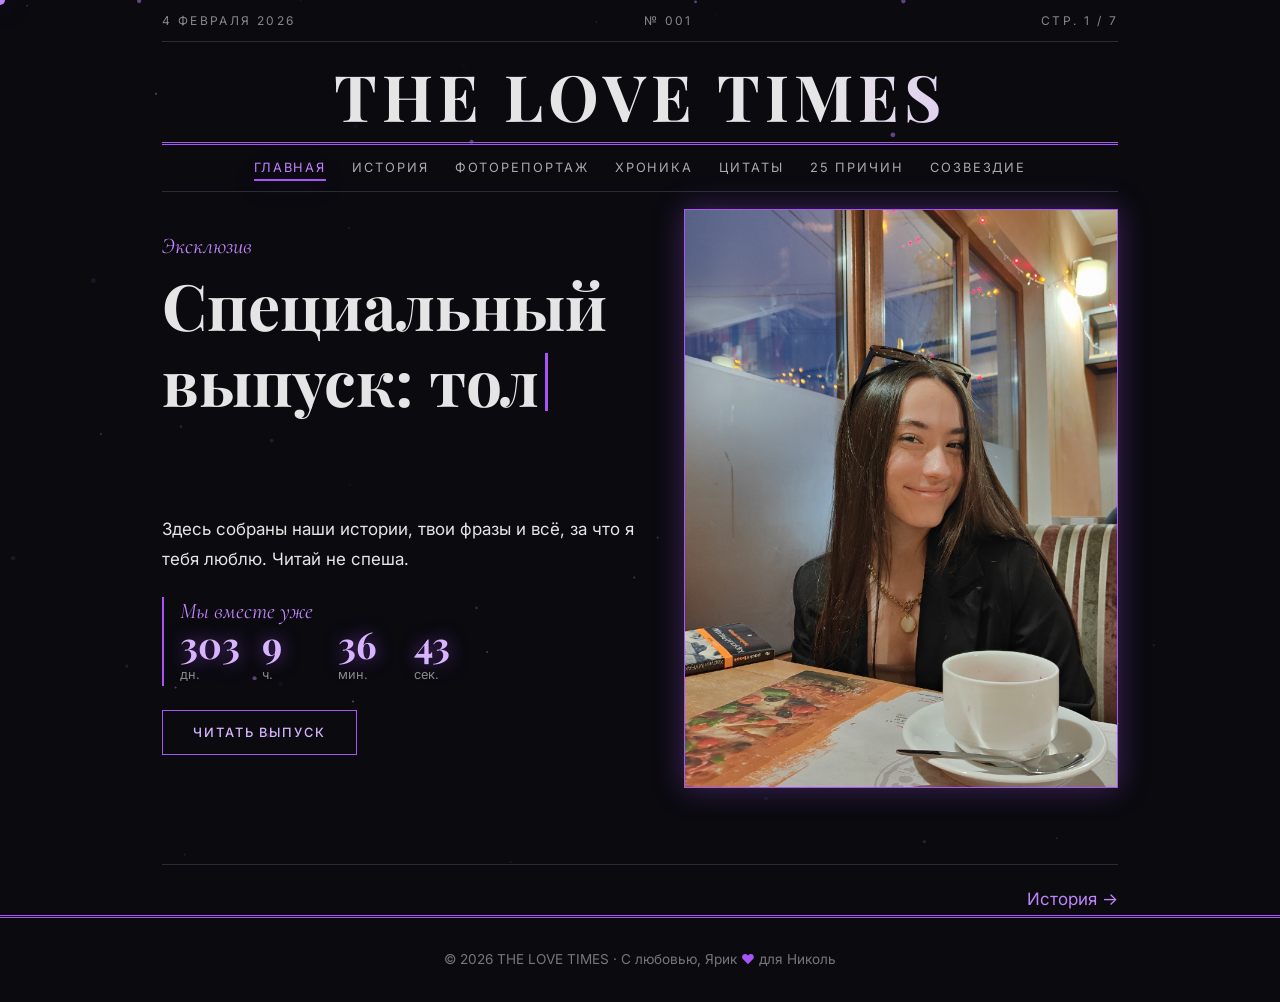
<file: index.html>
<!DOCTYPE html>
<html lang="ru">
<head>
<meta charset="utf-8">
<meta name="viewport" content="width=device-width,initial-scale=1">
<title>THE LOVE TIMES</title>
<link rel="preconnect" href="https://fonts.googleapis.com">
<link rel="preconnect" href="https://fonts.gstatic.com" crossorigin>
<link href="https://fonts.googleapis.com/css2?family=Playfair+Display:ital,wght@0,500;0,700;1,500&family=Cormorant+Garamond:ital,wght@0,500;1,500&family=Inter:wght@400;500&family=Caveat:wght@500;700&display=swap" rel="stylesheet">
<link rel="stylesheet" href="css/style.css">
</head>
<body data-page="index">
<!-- Настройки лежат в js/config.js, отрисовка — в js/script.js -->
<script src="js/config.js"></script>
<script src="js/script.js"></script>
</body>
</html>
</file>
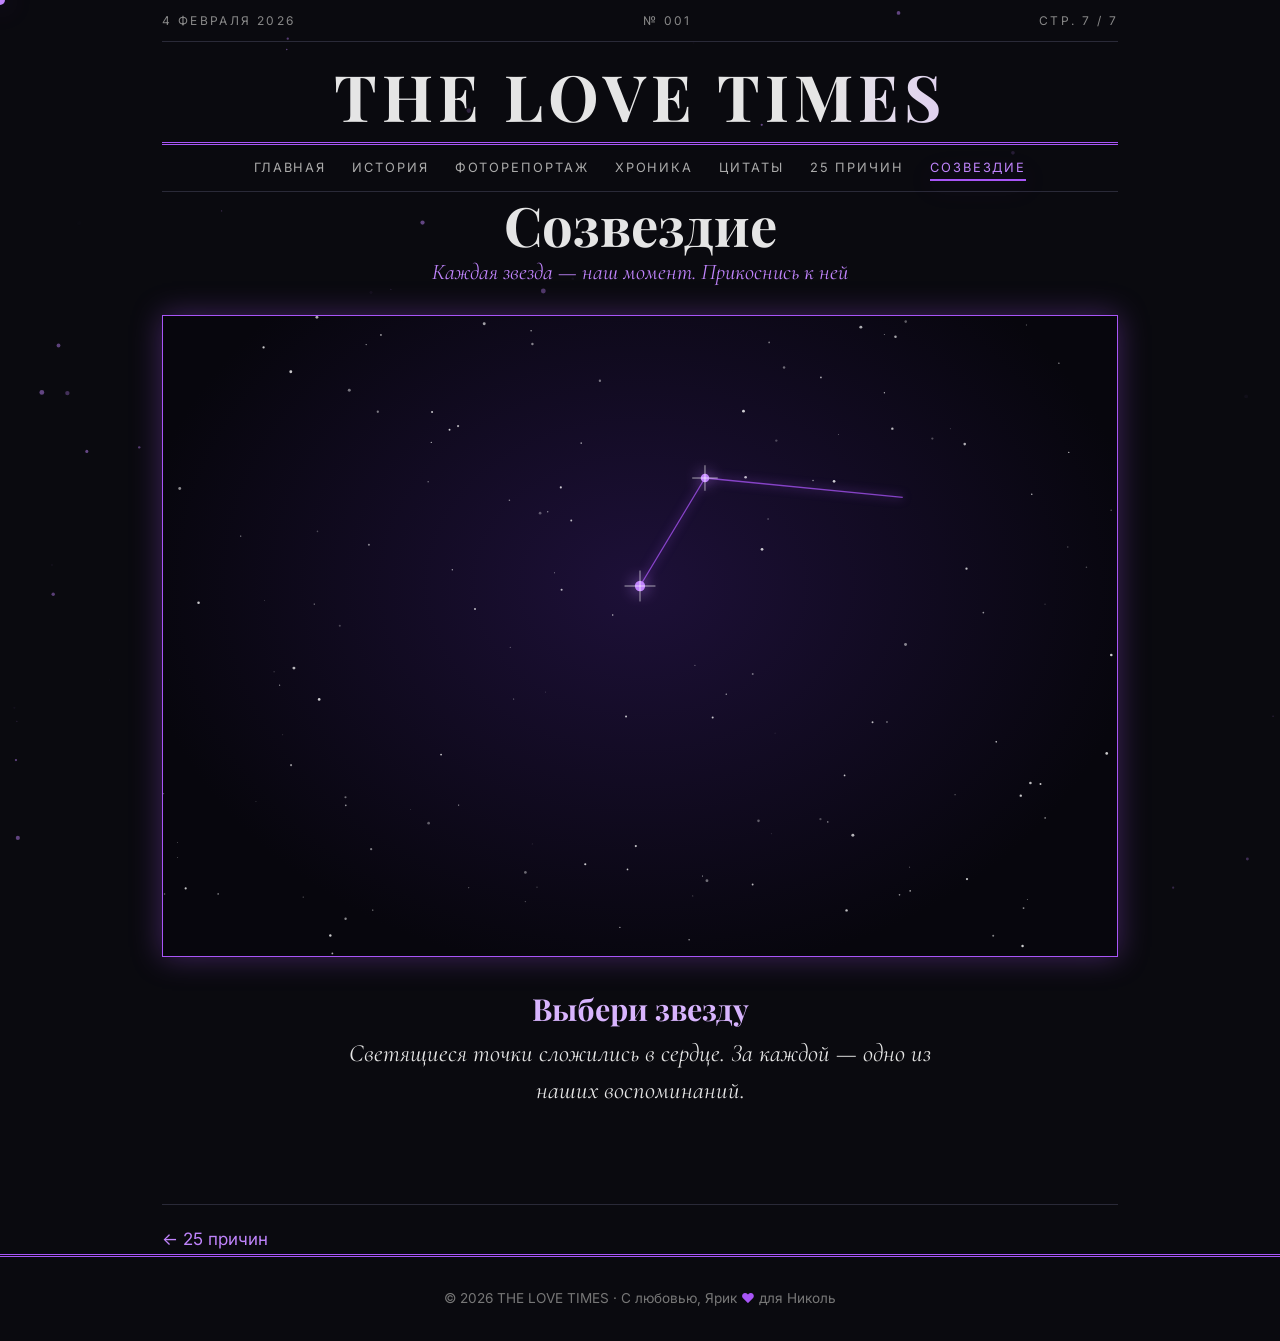
<file: constellation.html>
<!DOCTYPE html>
<html lang="ru">
<head>
<meta charset="utf-8">
<meta name="viewport" content="width=device-width,initial-scale=1">
<title>THE LOVE TIMES</title>
<link rel="preconnect" href="https://fonts.googleapis.com">
<link rel="preconnect" href="https://fonts.gstatic.com" crossorigin>
<link href="https://fonts.googleapis.com/css2?family=Playfair+Display:ital,wght@0,500;0,700;1,500&family=Cormorant+Garamond:ital,wght@0,500;1,500&family=Inter:wght@400;500&family=Caveat:wght@500;700&display=swap" rel="stylesheet">
<link rel="stylesheet" href="css/style.css">
</head>
<body data-page="constellation">
<!-- Настройки лежат в js/config.js, отрисовка — в js/script.js -->
<script src="js/config.js"></script>
<script src="js/script.js"></script>
</body>
</html>
</file>
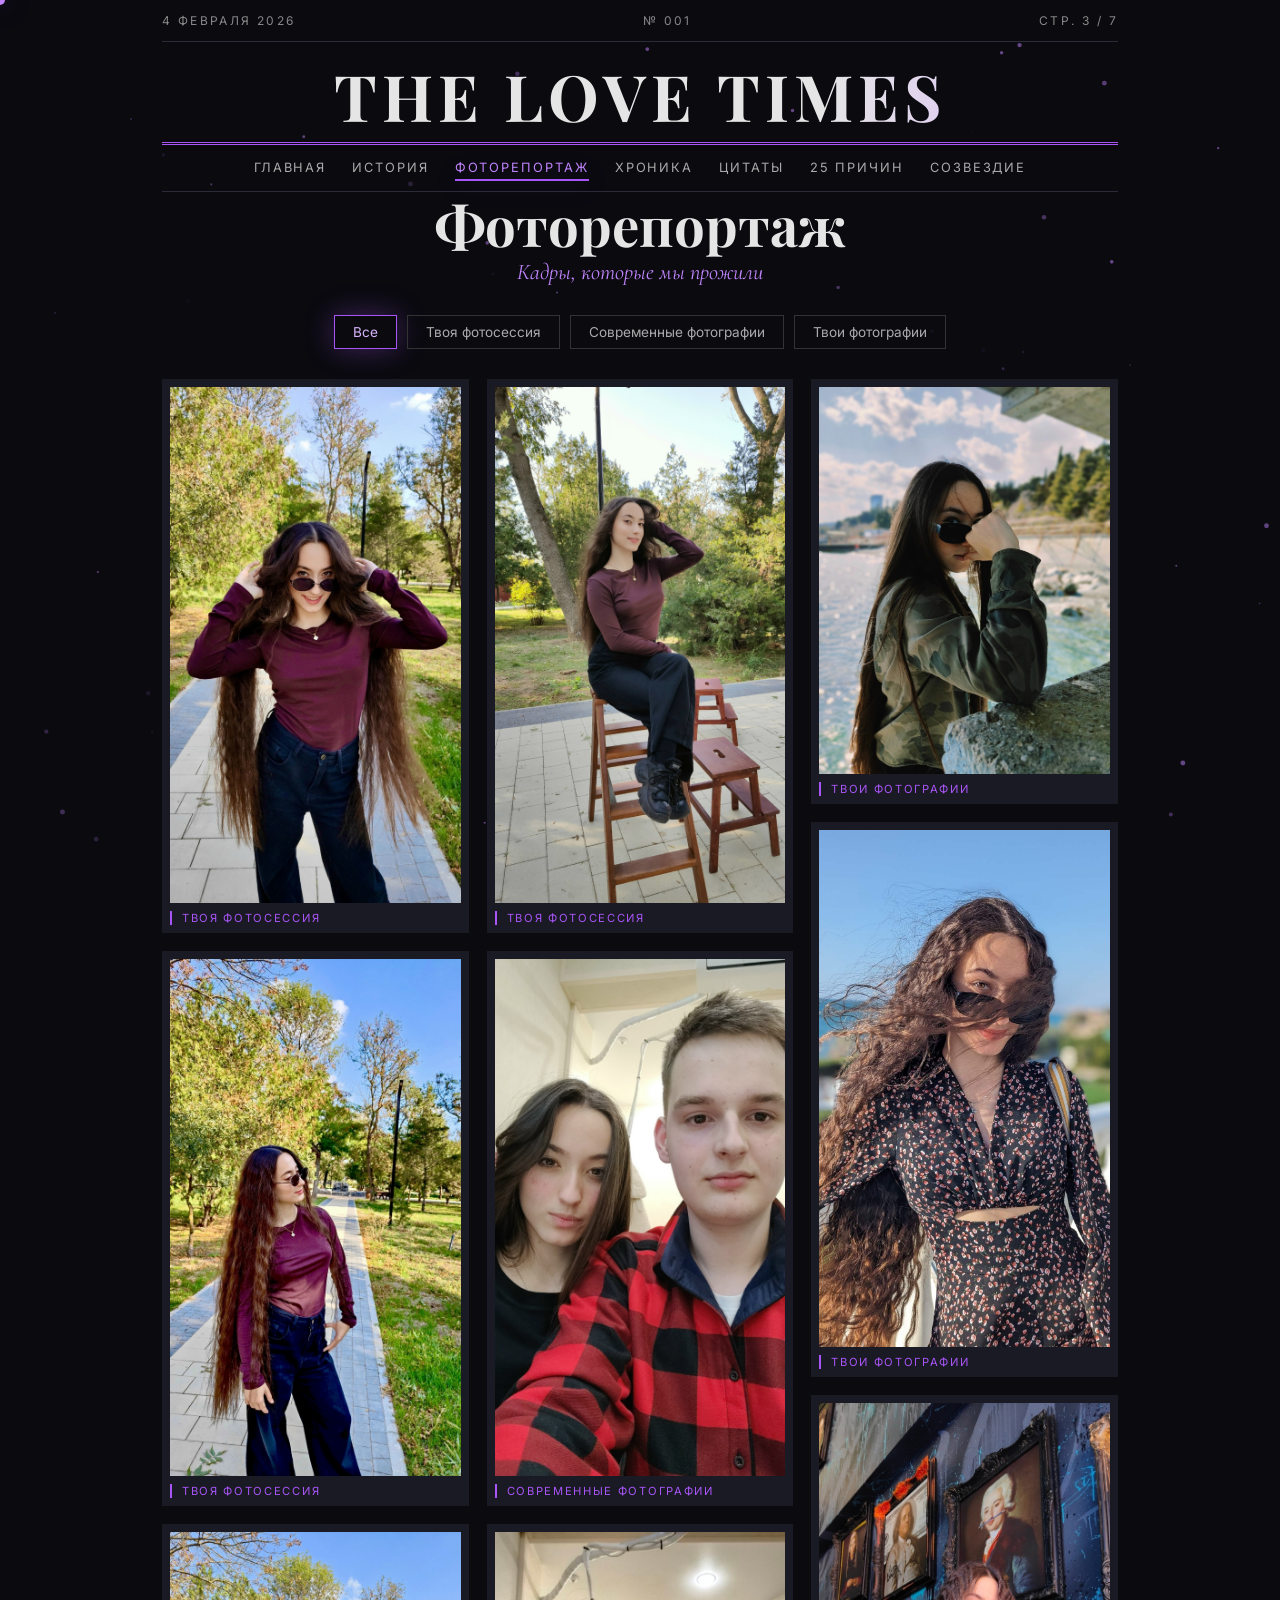
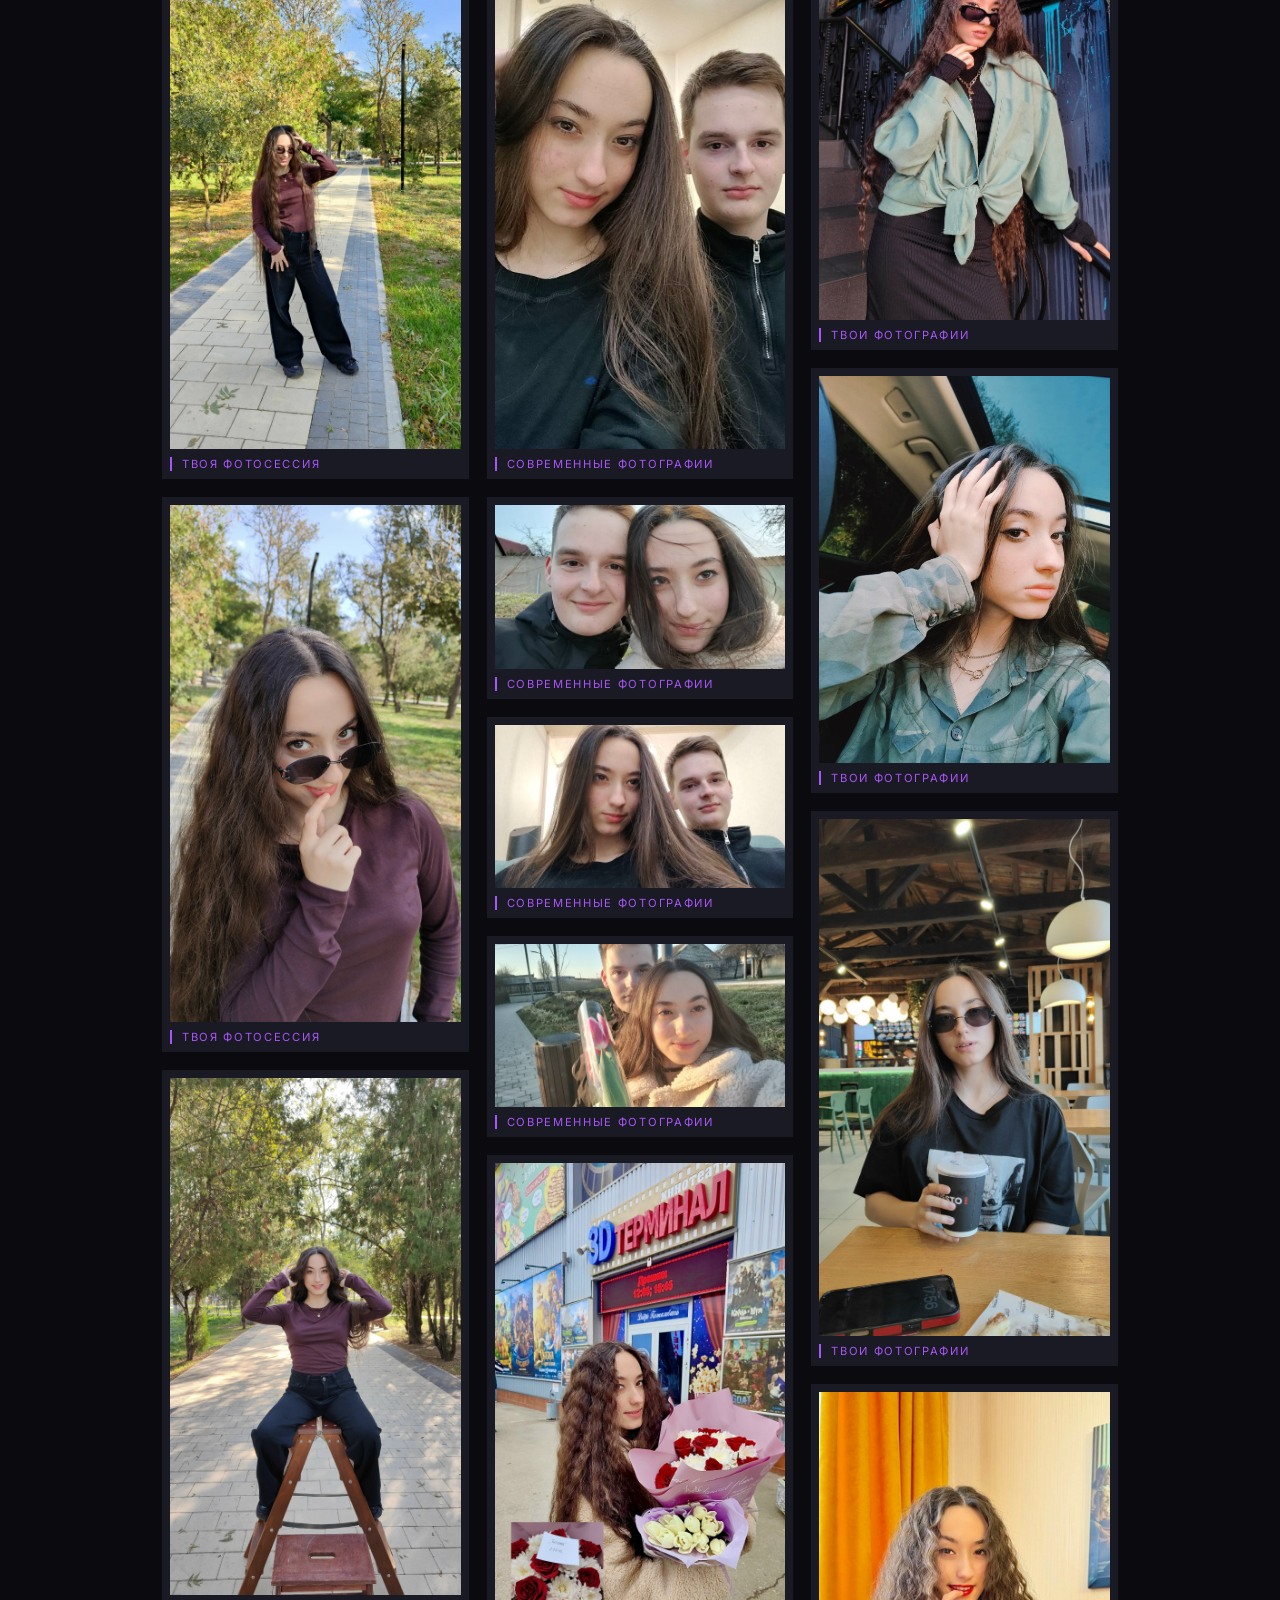
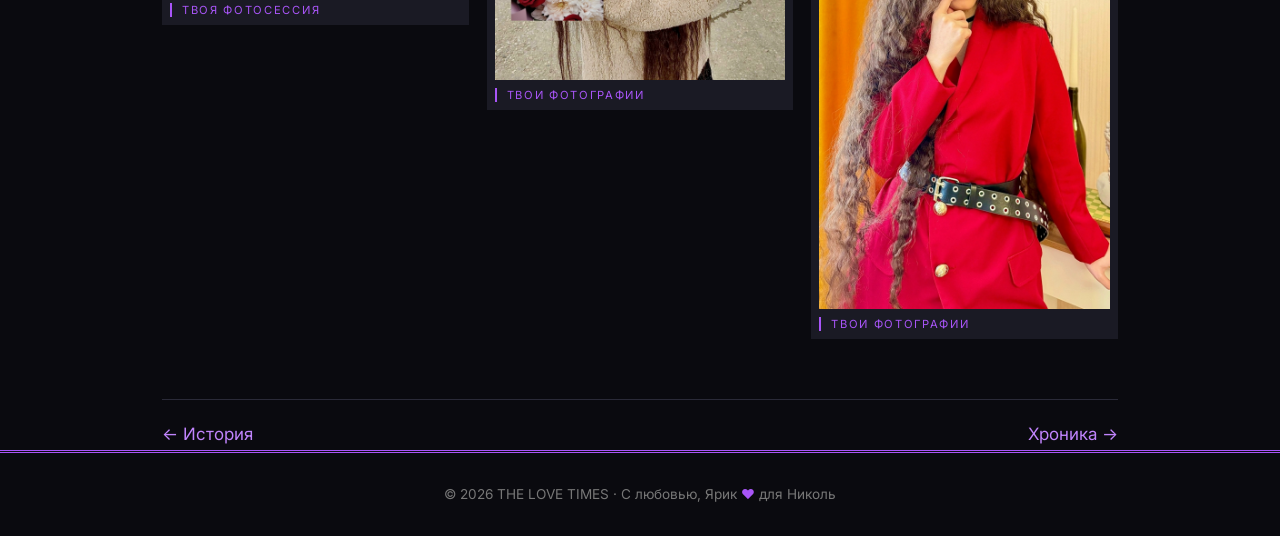
<file: gallery.html>
<!DOCTYPE html>
<html lang="ru">
<head>
<meta charset="utf-8">
<meta name="viewport" content="width=device-width,initial-scale=1">
<title>THE LOVE TIMES</title>
<link rel="preconnect" href="https://fonts.googleapis.com">
<link rel="preconnect" href="https://fonts.gstatic.com" crossorigin>
<link href="https://fonts.googleapis.com/css2?family=Playfair+Display:ital,wght@0,500;0,700;1,500&family=Cormorant+Garamond:ital,wght@0,500;1,500&family=Inter:wght@400;500&family=Caveat:wght@500;700&display=swap" rel="stylesheet">
<link rel="stylesheet" href="css/style.css">
</head>
<body data-page="gallery">
<!-- Настройки лежат в js/config.js, отрисовка — в js/script.js -->
<script src="js/config.js"></script>
<script src="js/script.js"></script>
</body>
</html>
</file>
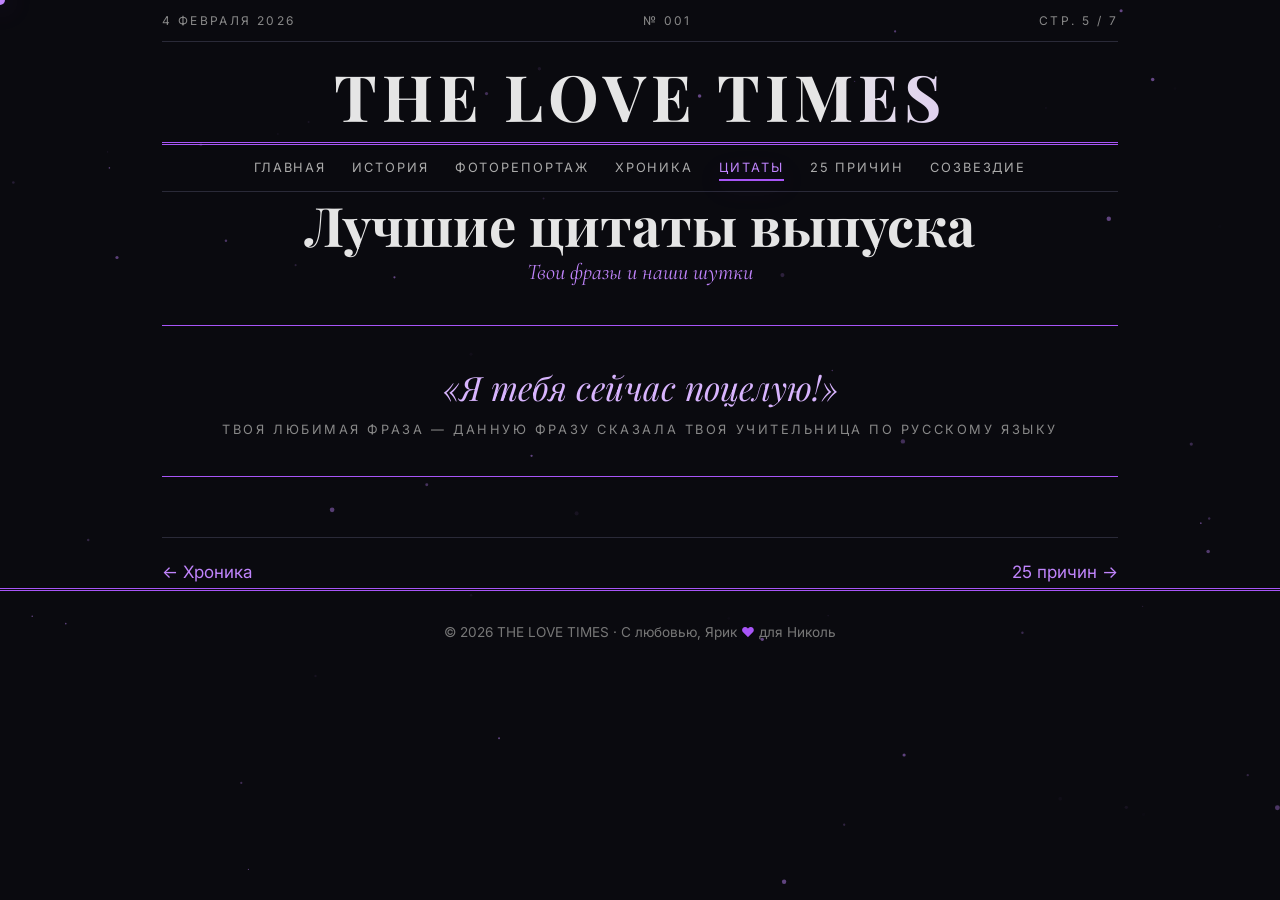
<file: quotes.html>
<!DOCTYPE html>
<html lang="ru">
<head>
<meta charset="utf-8">
<meta name="viewport" content="width=device-width,initial-scale=1">
<title>THE LOVE TIMES</title>
<link rel="preconnect" href="https://fonts.googleapis.com">
<link rel="preconnect" href="https://fonts.gstatic.com" crossorigin>
<link href="https://fonts.googleapis.com/css2?family=Playfair+Display:ital,wght@0,500;0,700;1,500&family=Cormorant+Garamond:ital,wght@0,500;1,500&family=Inter:wght@400;500&family=Caveat:wght@500;700&display=swap" rel="stylesheet">
<link rel="stylesheet" href="css/style.css">
</head>
<body data-page="quotes">
<!-- Настройки лежат в js/config.js, отрисовка — в js/script.js -->
<script src="js/config.js"></script>
<script src="js/script.js"></script>
</body>
</html>
</file>
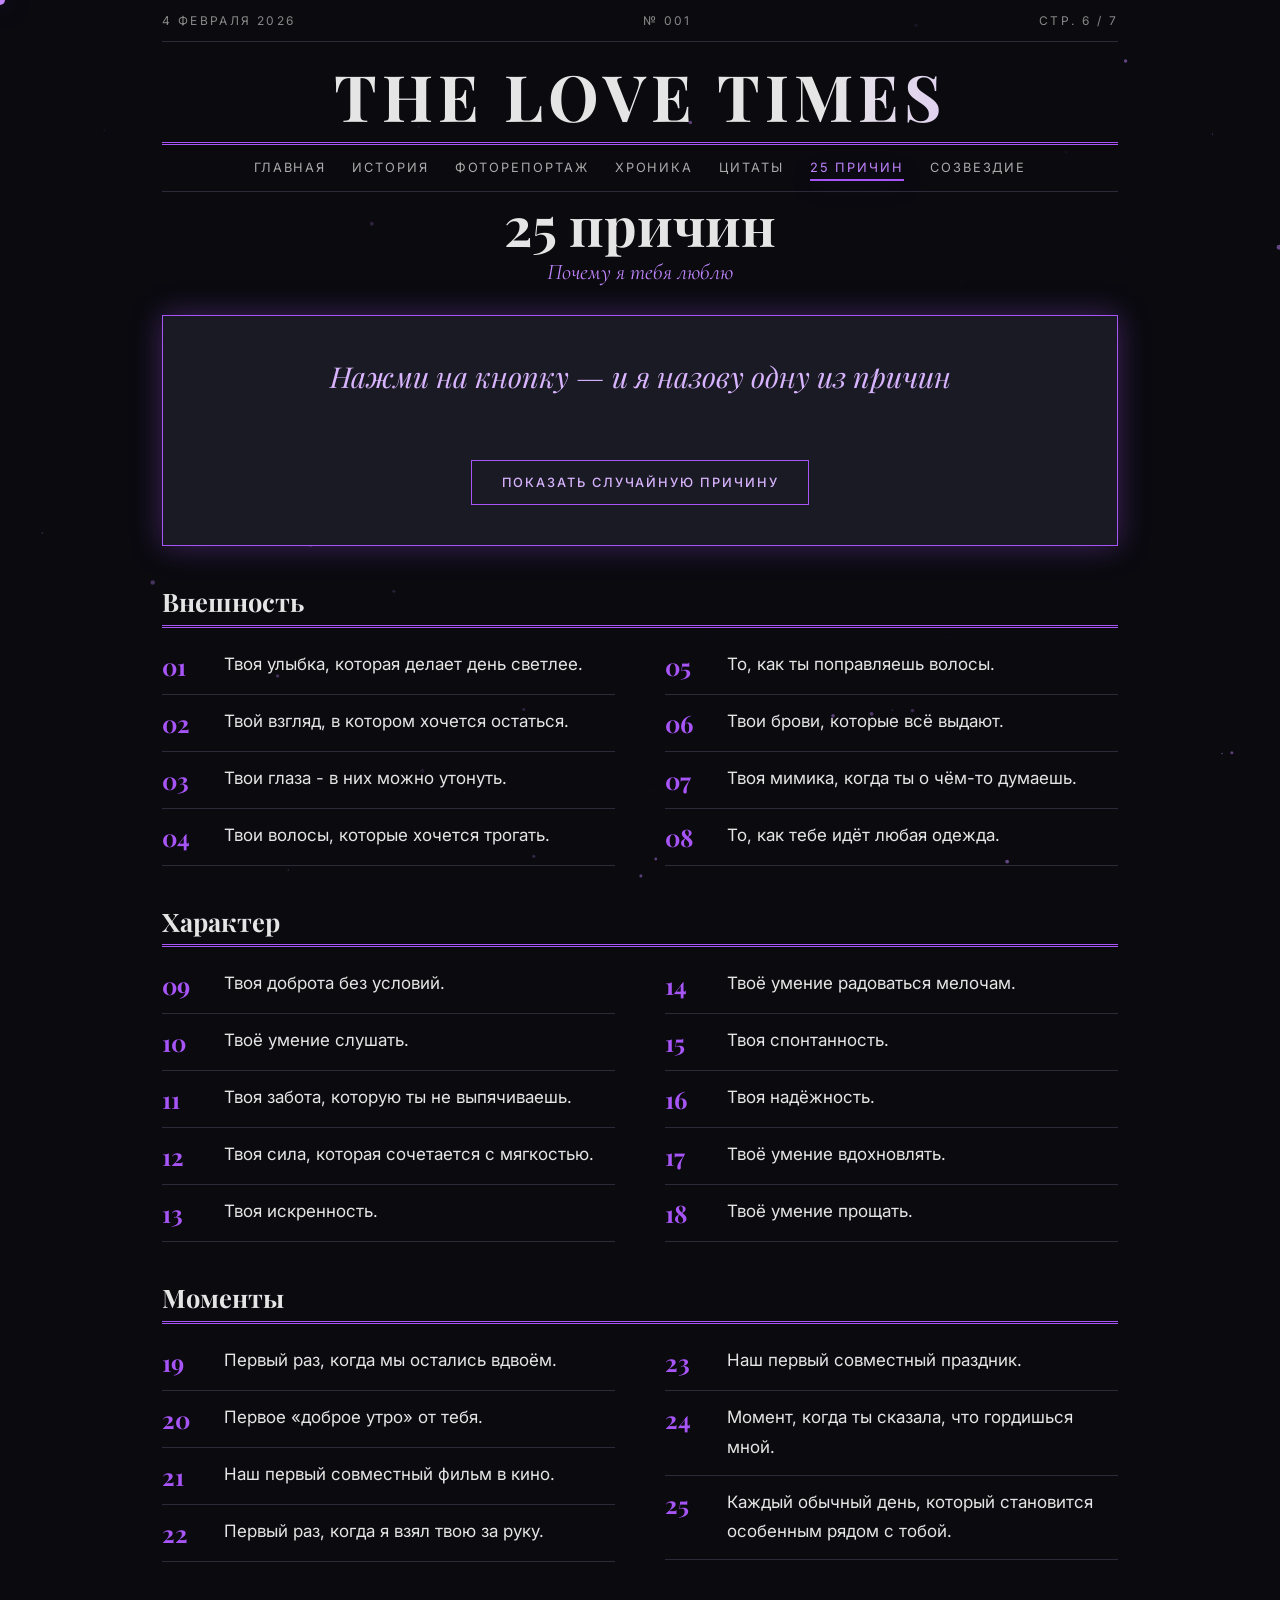
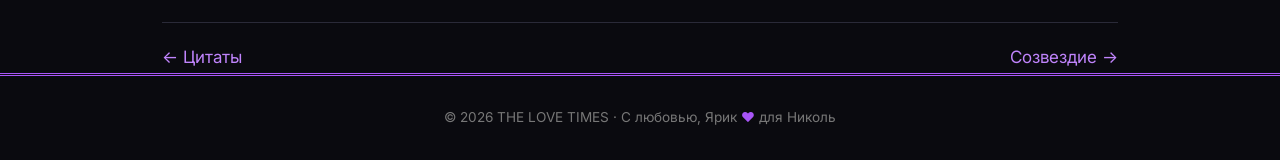
<file: reasons.html>
<!DOCTYPE html>
<html lang="ru">
<head>
<meta charset="utf-8">
<meta name="viewport" content="width=device-width,initial-scale=1">
<title>THE LOVE TIMES</title>
<link rel="preconnect" href="https://fonts.googleapis.com">
<link rel="preconnect" href="https://fonts.gstatic.com" crossorigin>
<link href="https://fonts.googleapis.com/css2?family=Playfair+Display:ital,wght@0,500;0,700;1,500&family=Cormorant+Garamond:ital,wght@0,500;1,500&family=Inter:wght@400;500&family=Caveat:wght@500;700&display=swap" rel="stylesheet">
<link rel="stylesheet" href="css/style.css">
</head>
<body data-page="reasons">
<!-- Настройки лежат в js/config.js, отрисовка — в js/script.js -->
<script src="js/config.js"></script>
<script src="js/script.js"></script>
</body>
</html>
</file>
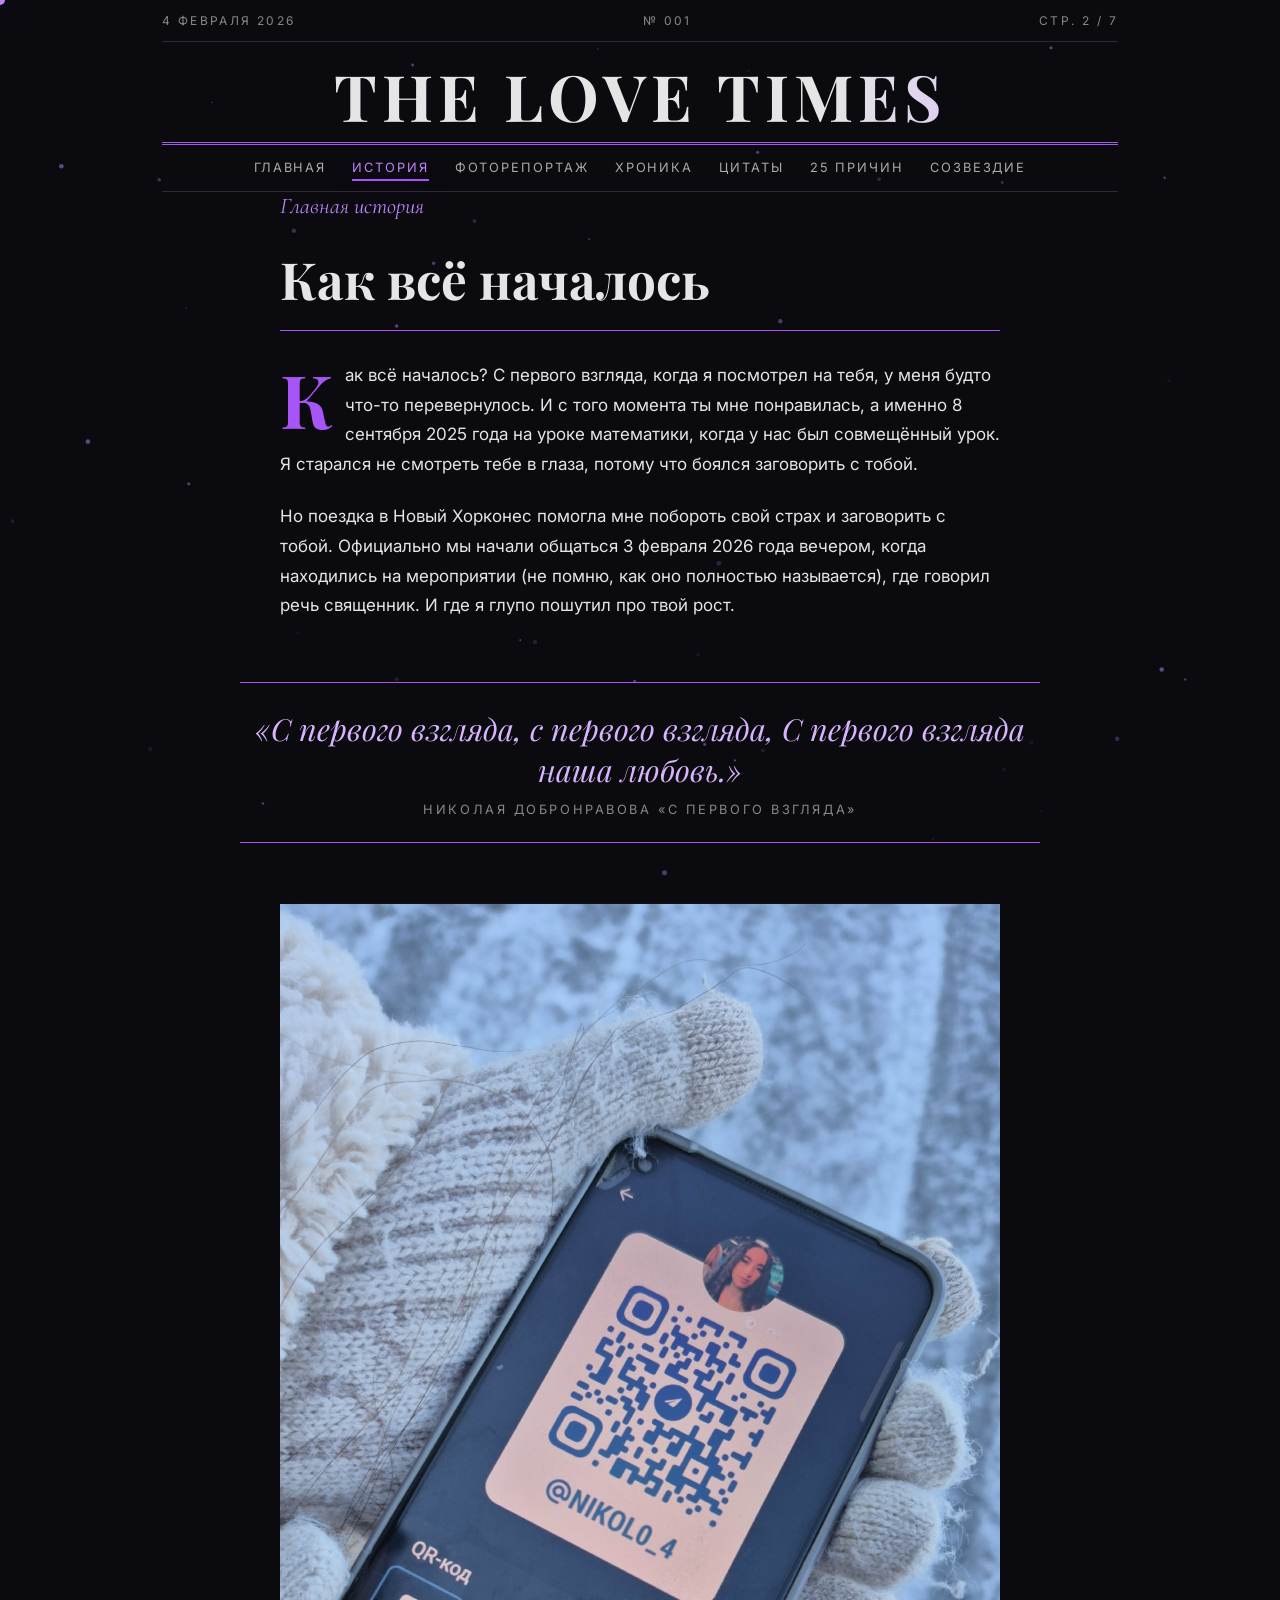
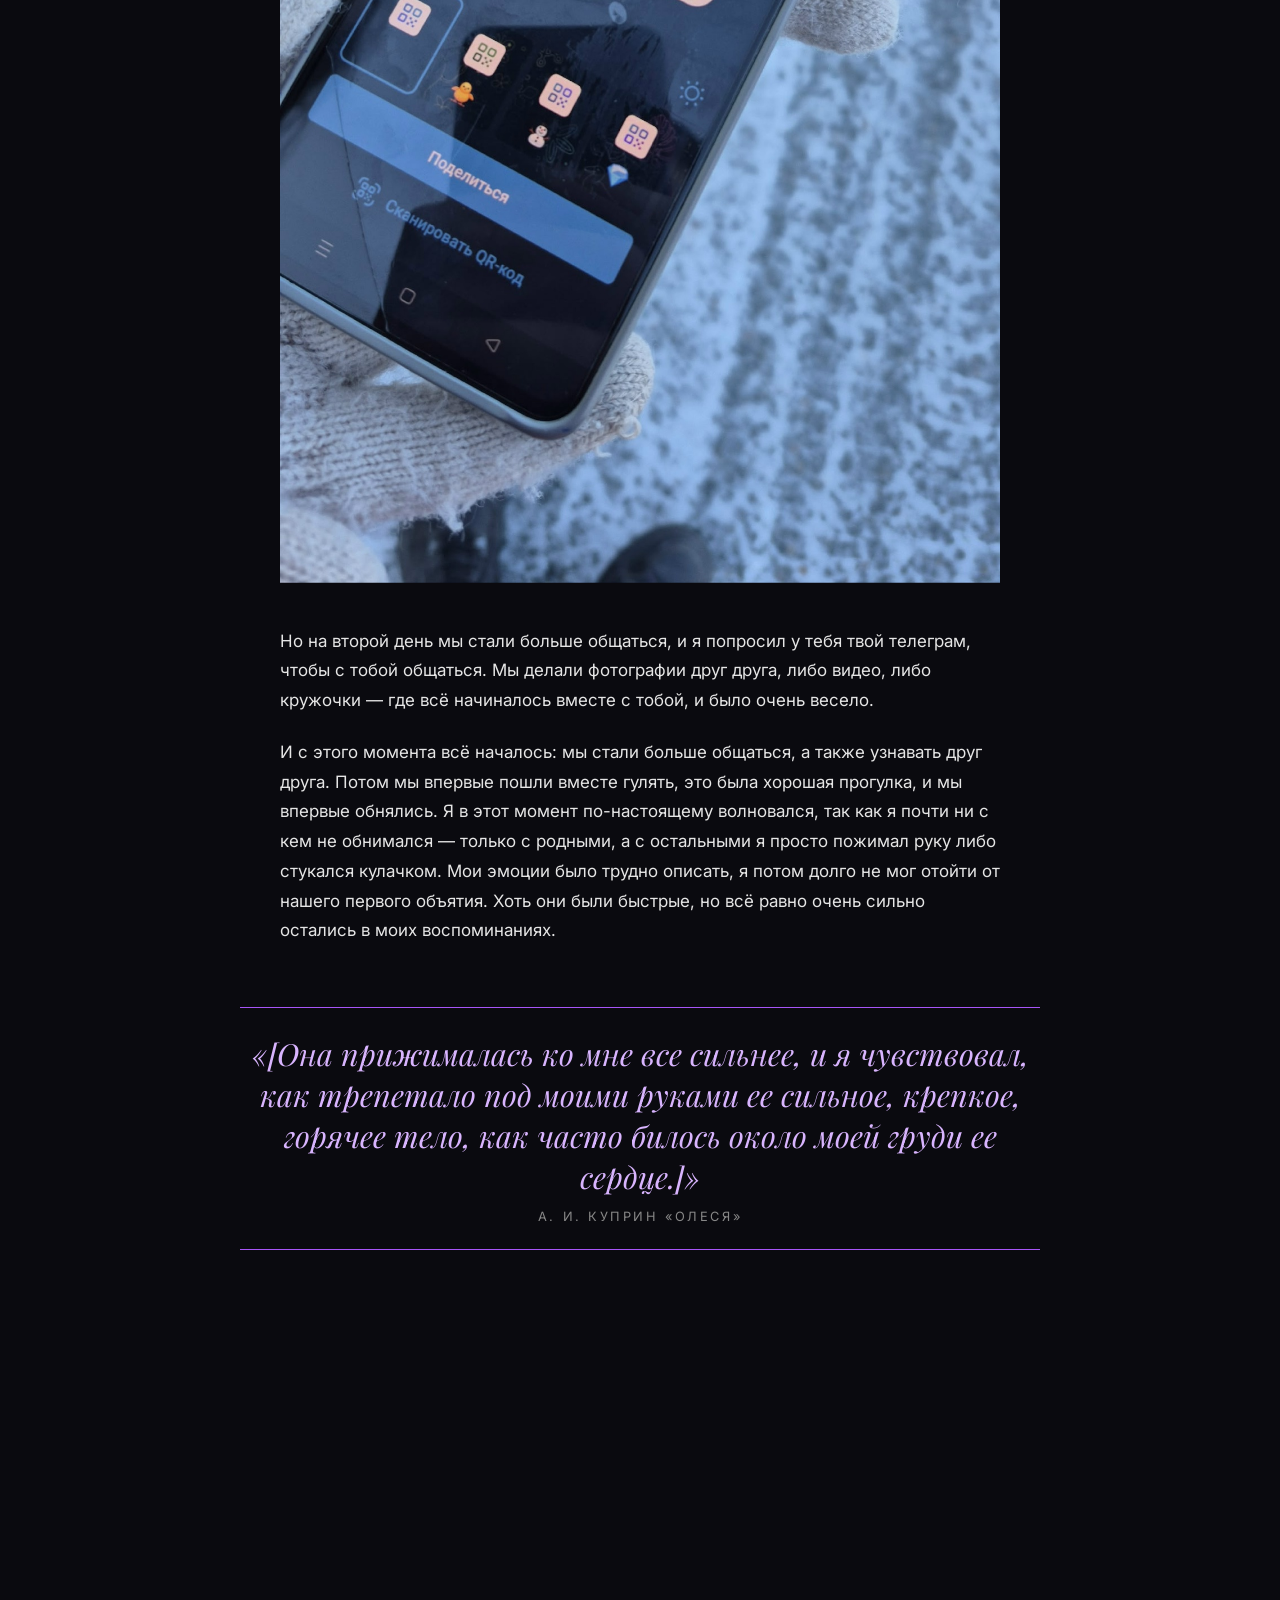
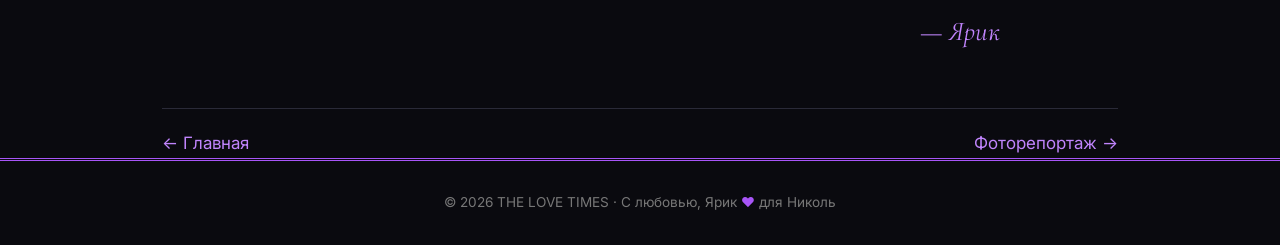
<file: story.html>
<!DOCTYPE html>
<html lang="ru">
<head>
<meta charset="utf-8">
<meta name="viewport" content="width=device-width,initial-scale=1">
<title>THE LOVE TIMES</title>
<link rel="preconnect" href="https://fonts.googleapis.com">
<link rel="preconnect" href="https://fonts.gstatic.com" crossorigin>
<link href="https://fonts.googleapis.com/css2?family=Playfair+Display:ital,wght@0,500;0,700;1,500&family=Cormorant+Garamond:ital,wght@0,500;1,500&family=Inter:wght@400;500&family=Caveat:wght@500;700&display=swap" rel="stylesheet">
<link rel="stylesheet" href="css/style.css">
</head>
<body data-page="story">
<!-- Настройки лежат в js/config.js, отрисовка — в js/script.js -->
<script src="js/config.js"></script>
<script src="js/script.js"></script>
</body>
</html>
</file>
<file: css/style.css>
/* ===== Переменные (перезаписываются из CONFIG.colors) ===== */
:root{--bg:#0a0a0f;--surface:#12121a;--card:#1a1a24;--accent:#a855f7;--light:#c084fc;--text:#e5e5e5;--deep:#7c3aed;--pale:#d8b4fe;--glow:0 0 28px rgba(168,85,247,.35)}
*{box-sizing:border-box;margin:0}
html{scroll-behavior:smooth}
body{background:var(--bg);color:var(--text);font:17px/1.75 Inter,sans-serif;animation:fade .9s;overflow-x:hidden}
body.out{opacity:0;transition:opacity .35s}
@keyframes fade{from{opacity:0}}
h1,h2,h3{font-family:'Playfair Display',serif;line-height:1.2}
a{color:var(--light);text-decoration:none;transition:color .3s}a:hover{color:var(--pale)}
hr{border:0;border-top:1px solid var(--accent);margin:20px 0 30px}
.wrap{max-width:1000px;margin:0 auto;padding:0 22px}
.sub{font:italic 1.4rem 'Cormorant Garamond',serif;color:var(--light)}
.ttl{font-size:clamp(2rem,6vw,3.4rem);text-align:center}
.c{text-align:center;margin-bottom:30px}
.sig{font:italic 1.7rem 'Cormorant Garamond',serif;color:var(--light);text-align:right}
#bg{position:fixed;inset:0;z-index:-1;pointer-events:none}
#bar{position:fixed;top:0;left:0;height:3px;width:0;background:linear-gradient(90deg,var(--deep),var(--pale));z-index:99;box-shadow:var(--glow)}

/* ===== Шапка, меню, подвал ===== */
.hd{position:relative}
.top{display:flex;justify-content:space-between;font-size:.75rem;letter-spacing:.2em;text-transform:uppercase;color:#888;padding:10px 0;border-bottom:1px solid #2a2a38}
.logo{text-align:center;font:700 clamp(2rem,7vw,4rem)/1 'Playfair Display',serif;letter-spacing:.08em;padding:22px 0 14px;border-bottom:3px double var(--accent)}
nav{display:flex;justify-content:center;flex-wrap:wrap;gap:6px 26px;padding:12px 0;border-bottom:1px solid #2a2a38;font-size:.8rem;letter-spacing:.15em;text-transform:uppercase}
nav a{position:relative;color:#aaa}
nav a::after{content:'';position:absolute;left:0;right:0;bottom:-2px;height:2px;background:var(--accent);box-shadow:var(--glow);transform:scaleX(0);transform-origin:left;transition:transform .4s}
nav a:hover,nav a.on{color:var(--light)}
nav a:hover::after,nav a.on::after{transform:scaleX(1)}
.burger{display:none;position:absolute;right:14px;top:46px;background:none;border:0;color:var(--light);font-size:1.9rem;cursor:pointer}
footer{border-top:3px double var(--accent);text-align:center;padding:30px 20px;color:#777;font-size:.85rem}
main{padding:40px 22px 70px}
.pager{display:flex;justify-content:space-between;margin-top:60px;padding-top:20px;border-top:1px solid #2a2a38}
#top{position:fixed;right:20px;bottom:20px;width:46px;height:46px;border-radius:50%;border:1px solid var(--accent);background:var(--surface);color:var(--light);font-size:1.2rem;cursor:pointer;opacity:0;pointer-events:none;transition:.3s;z-index:90}
#top.on{opacity:1;pointer-events:auto}#top:hover{box-shadow:var(--glow)}
#dot{position:fixed;width:10px;height:10px;border-radius:50%;background:var(--light);box-shadow:var(--glow);pointer-events:none;z-index:200;transform:translate(-50%,-50%)}

/* ===== Появление при скролле и кнопки ===== */
.rv{opacity:0;transform:translateY(30px);transition:opacity .9s,transform .9s}
.rv.in{opacity:1;transform:none}
.btn{display:inline-block;margin-top:24px;padding:14px 30px;border:1px solid var(--accent);background:none;color:var(--pale);font:500 .8rem Inter,sans-serif;letter-spacing:.15em;text-transform:uppercase;cursor:pointer;animation:pulse 2.6s infinite;transition:.3s}
.btn:hover{background:var(--accent);color:#fff;box-shadow:var(--glow)}
@keyframes pulse{50%{box-shadow:var(--glow)}}
.ph{display:grid;place-items:center;min-height:200px;height:100%;background:linear-gradient(135deg,var(--card),#2a1650);color:var(--light);font-size:3rem}

/* ===== Обложка ===== */
.cover{display:grid;grid-template-columns:1.1fr 1fr;gap:44px;align-items:center;min-height:68vh}
.cover h1{font-size:clamp(2.2rem,6vw,4rem);min-height:3.6em;margin:8px 0 18px}
.pic{aspect-ratio:3/4;overflow:hidden;box-shadow:var(--glow);border:1px solid var(--accent)}
.pic img{width:100%;height:100%;object-fit:cover;display:block}

/* ===== Статья ===== */
.art{max-width:720px;margin:auto}
.art h1{font-size:clamp(2rem,5vw,3.2rem);margin:6px 0}
.art p{margin-bottom:1.3em}
.drop::first-letter{float:left;font:700 4.6rem/.8 'Playfair Display',serif;color:var(--accent);padding:8px 12px 0 0}
.pq{margin:2em -40px;padding:26px 10px;border-top:1px solid var(--accent);border-bottom:1px solid var(--accent);text-align:center;font:italic 1.9rem/1.35 'Playfair Display',serif;color:var(--pale)}
.pq small{display:block;margin-top:12px;font:.8rem Inter,sans-serif;letter-spacing:.2em;text-transform:uppercase;color:#888}
.pq.big{margin:40px 0;padding:40px 20px;font-size:2.1rem;transition:.4s}
.pq.big:hover{box-shadow:var(--glow)}
.fig{margin:2em 0}.fig img,.fig .ph{width:100%;min-height:260px;object-fit:cover;box-shadow:var(--glow)}
figcaption{font:italic 1.05rem 'Cormorant Garamond',serif;color:#aaa;margin-top:8px;border-left:2px solid var(--accent);padding-left:10px}

/* ===== Галерея ===== */
.filters{display:flex;flex-wrap:wrap;justify-content:center;gap:10px;margin-bottom:30px}
.filters button{background:none;border:1px solid #333;color:#aaa;padding:8px 18px;cursor:pointer;font:.85rem Inter,sans-serif;transition:.3s}
.filters button:hover,.filters button.on{border-color:var(--accent);color:var(--pale);box-shadow:var(--glow)}
.mas{columns:3 240px;column-gap:18px}
.mas figure{break-inside:avoid;margin-bottom:18px;padding:8px;background:var(--card);cursor:zoom-in;transition:transform .4s,box-shadow .4s,opacity .9s}
.mas figure:hover{transform:translateY(-6px);box-shadow:var(--glow)}
.mas img{width:100%;display:block}
.mas figure:nth-child(3n+1) .ph{height:340px}.mas figure:nth-child(3n+2) .ph{height:230px}
.mas em{display:block;font:.7rem Inter,sans-serif;letter-spacing:.15em;text-transform:uppercase;color:var(--accent)}
#lb{position:fixed;inset:0;display:none;place-items:center;background:rgba(5,5,10,.96);z-index:100}
#lb.on{display:grid}
#lb figure{margin:0;text-align:center}#lb img{max-width:88vw;max-height:78vh;box-shadow:var(--glow)}
#lb figcaption{border:0;margin-top:12px;color:var(--pale);font-size:1.3rem}
#lb button{position:absolute;background:none;border:0;color:#fff;font-size:2.6rem;padding:14px;cursor:pointer}
#lb .x{top:6px;right:10px}#lb .pv,#lb .nx{top:50%;transform:translateY(-50%)}#lb .pv{left:6px}#lb .nx{right:6px}

/* ===== Хроника ===== */
.tl{position:relative}
.tl::before{content:'';position:absolute;left:50%;top:0;bottom:0;width:2px;background:linear-gradient(var(--deep),var(--pale));box-shadow:var(--glow)}
.ev{position:relative;width:50%;padding:0 42px 52px 0;text-align:right}
.ev:nth-child(even){margin-left:50%;padding:0 0 52px 42px;text-align:left}
.ev::after{content:'';position:absolute;right:-7px;top:8px;width:14px;height:14px;border-radius:50%;background:var(--accent);box-shadow:var(--glow)}
.ev:nth-child(even)::after{left:-7px;right:auto}
.ev time{font:italic 1.4rem 'Cormorant Garamond',serif;color:var(--light)}
.ev h3{font-size:1.5rem;margin:2px 0 8px}
.evi{margin-top:12px}.evi img,.evi .ph{width:100%;max-height:230px;min-height:120px;object-fit:cover;box-shadow:var(--glow)}

/* ===== 100 причин ===== */
.rand{text-align:center;padding:40px 20px;margin:0 0 40px;background:var(--card);border:1px solid var(--accent);box-shadow:var(--glow)}
#rr{font:italic 1.8rem/1.4 'Playfair Display',serif;color:var(--pale);min-height:2.8em}
.cat h2{margin:40px 0 10px;padding-bottom:8px;border-bottom:3px double var(--accent)}
.rs{list-style:none;padding:0;columns:2 300px;column-gap:50px}
.rs li{break-inside:avoid;display:flex;gap:16px;padding:12px 0;border-bottom:1px solid #2a2a38}
.rs b{min-width:46px;font:700 1.5rem 'Playfair Display',serif;color:var(--accent)}

/* ===== Адаптивность ===== */
@media(hover:none){#dot{display:none}}
@media(max-width:760px){
  body{font-size:19px}
  .burger{display:block}
  nav{display:none;flex-direction:column;align-items:center}nav.open{display:flex}
  .cover{grid-template-columns:1fr}
  .pq{margin:2em 0;font-size:1.6rem}.pq.big{font-size:1.7rem}
  .mas{columns:1}
  .tl::before{left:7px}
  .ev,.ev:nth-child(even){width:100%;margin:0;padding:0 0 40px 34px;text-align:left}
  .ev::after,.ev:nth-child(even)::after{left:0;right:auto}
}
@media(prefers-reduced-motion:reduce){*{animation:none!important;transition:none!important}.rv{opacity:1;transform:none}}

/* ===== Счётчик «мы вместе» (главная) ===== */
.cnt{margin-top:22px;padding-left:16px;border-left:2px solid var(--accent)}
#cnt{display:flex;flex-wrap:wrap;gap:6px 22px}
#cnt span{min-width:54px;font-size:.8rem;color:#888}
#cnt b{display:block;font:700 2.3rem/1.1 'Playfair Display',serif;color:var(--pale);text-shadow:0 0 18px rgba(168,85,247,.6);font-variant-numeric:tabular-nums}

/* ===== Общие keyframes ===== */
@keyframes rise{from{opacity:0;transform:translateY(20px)}}
@keyframes fly{15%{opacity:1}to{opacity:0;transform:translate(var(--x),var(--y)) rotate(40deg)}}

/* ===== Созвездие ===== */
.sky{background:radial-gradient(ellipse at 50% 42%,#1d1038,#07060d 75%);border:1px solid var(--accent);box-shadow:var(--glow)}
#sky{display:block;width:100%}
#star{max-width:640px;min-height:9em;margin:34px auto 0;text-align:center}
#star h3{font-size:1.9rem;color:var(--pale);margin-bottom:8px}
#star p{font:italic 1.55rem/1.5 'Cormorant Garamond',serif}
#star.show{animation:rise .8s}

/* ================= АНИМАЦИИ ================= */
/* Шапка и логотип */
.hd{animation:drop 1s backwards}
@keyframes drop{from{opacity:0;transform:translateY(-24px)}}
.logo{background:linear-gradient(100deg,var(--text) 35%,var(--pale) 50%,var(--text) 65%);background-size:200% 100%;-webkit-background-clip:text;background-clip:text;color:transparent;animation:shine 5s linear infinite}
@keyframes shine{from{background-position:100% 0}to{background-position:0 0}}

/* Заголовки страниц: буквы «собираются» */
.ttl{animation:track 1.4s ease backwards}
@keyframes track{from{letter-spacing:.3em;opacity:0}}
.sub.c{animation:rise 1s .3s backwards}

/* Обложка: лесенка текста, плавающее фото, блик, мигающий курсор печати */
.cover>div:first-child>*{animation:rise 1s calc(var(--i) * .18s + .2s) backwards}
.pic{position:relative;animation:float 7s ease-in-out infinite}
@keyframes float{50%{transform:translateY(-12px)}}
#typed::after{content:"";display:inline-block;width:3px;height:.9em;margin-left:6px;background:var(--accent);vertical-align:-.05em;animation:blink 1s steps(2) infinite}
@keyframes blink{50%{opacity:0}}
#cnt span:last-child b{animation:pop .6s}
@keyframes pop{from{transform:scale(1.25);color:#fff}}

/* Блик на фото и кнопках */
.pic::after,.mas figure::after,.btn::after{content:'';position:absolute;top:0;bottom:0;left:-120%;width:60%;background:linear-gradient(100deg,transparent,rgba(216,180,254,.3),transparent);transform:skewX(-20deg);pointer-events:none}
.pic:hover::after,.mas figure:hover::after,.btn:hover::after{left:140%;transition:left .8s}
.mas figure,.btn{position:relative;overflow:hidden}

/* Разные появления */
.mas figure.rv{transform:scale(.85) translateY(30px)}
.ev.rv{transform:translateX(-60px)}
.ev:nth-child(even).rv{transform:translateX(60px)}
.rv.in,.ev.in,.ev:nth-child(even).in,.mas figure.in{transform:none}
.mas figure.in:hover{transform:translateY(-6px)}
@media(max-width:760px){.ev:nth-child(even).rv:not(.in){transform:translateX(-60px)}}
.fig.rv>:first-child{clip-path:inset(0 100% 0 0);transition:clip-path 1.2s .2s}
.fig.in>:first-child{clip-path:inset(0)}
.filters button{animation:rise .6s calc(var(--i) * .1s) backwards}
.filters button:hover{transform:translateY(-3px)}

/* Цитаты: линии растут от центра */
.pq,.pq.big{border:0;background:linear-gradient(var(--accent),var(--accent)) top center/0 1px no-repeat,linear-gradient(var(--accent),var(--accent)) bottom center/0 1px no-repeat;transition:opacity .9s,transform .9s,background-size 1.4s .3s,box-shadow .4s}
.pq.in{background-size:100% 1px}

/* Хроника: линия «прорастает», точки пульсируют */
.tl::before{transform-origin:top;animation:grow 2s ease backwards}
@keyframes grow{from{transform:scaleY(0)}}
.ev::after{animation:ring 2.4s infinite}
@keyframes ring{0%{box-shadow:0 0 0 0 rgba(168,85,247,.6)}100%{box-shadow:0 0 0 14px rgba(168,85,247,0)}}

/* Причины, подвал, «наверх» */
.rs b{transition:transform .3s}.rs li:hover b{transform:scale(1.25) rotate(-6deg)}
.hb{display:inline-block;color:var(--accent);animation:beat 1.4s infinite}
@keyframes beat{0%,40%,100%{transform:scale(1)}20%{transform:scale(1.35)}60%{transform:scale(1.2)}}
#top{transform:scale(.6)}#top.on{transform:none}#top.on:hover{animation:bob .6s infinite alternate}
@keyframes bob{to{transform:translateY(-5px)}}

/* Курсор, искры по клику, шторка между страницами */
#dot{transition:width .25s,height .25s,background .25s}
#dot.big{width:34px;height:34px;background:rgba(168,85,247,.25);border:1px solid var(--light)}
.sp{position:fixed;opacity:0;font-style:normal;color:var(--pale);pointer-events:none;z-index:250;animation:fly 1s forwards}
#wipe{position:fixed;inset:0;z-index:300;pointer-events:none;background:linear-gradient(90deg,var(--bg),var(--deep) 60%,var(--accent));transform:translateX(-101%);animation:wipeIn .9s cubic-bezier(.7,0,.2,1)}
#wipe.go{transform:none;transition:transform .45s cubic-bezier(.7,0,.2,1);animation:none}
@keyframes wipeIn{from{transform:none}to{transform:translateX(101%)}}

/* Для тех, у кого включено «уменьшить движение» — всё показывается сразу */
@media(prefers-reduced-motion:reduce){
  [class~=rv]{opacity:1!important;transform:none!important}
  .fig.rv>:first-child{clip-path:none!important}
  .pq{background-size:100% 1px!important}
}
</file>
